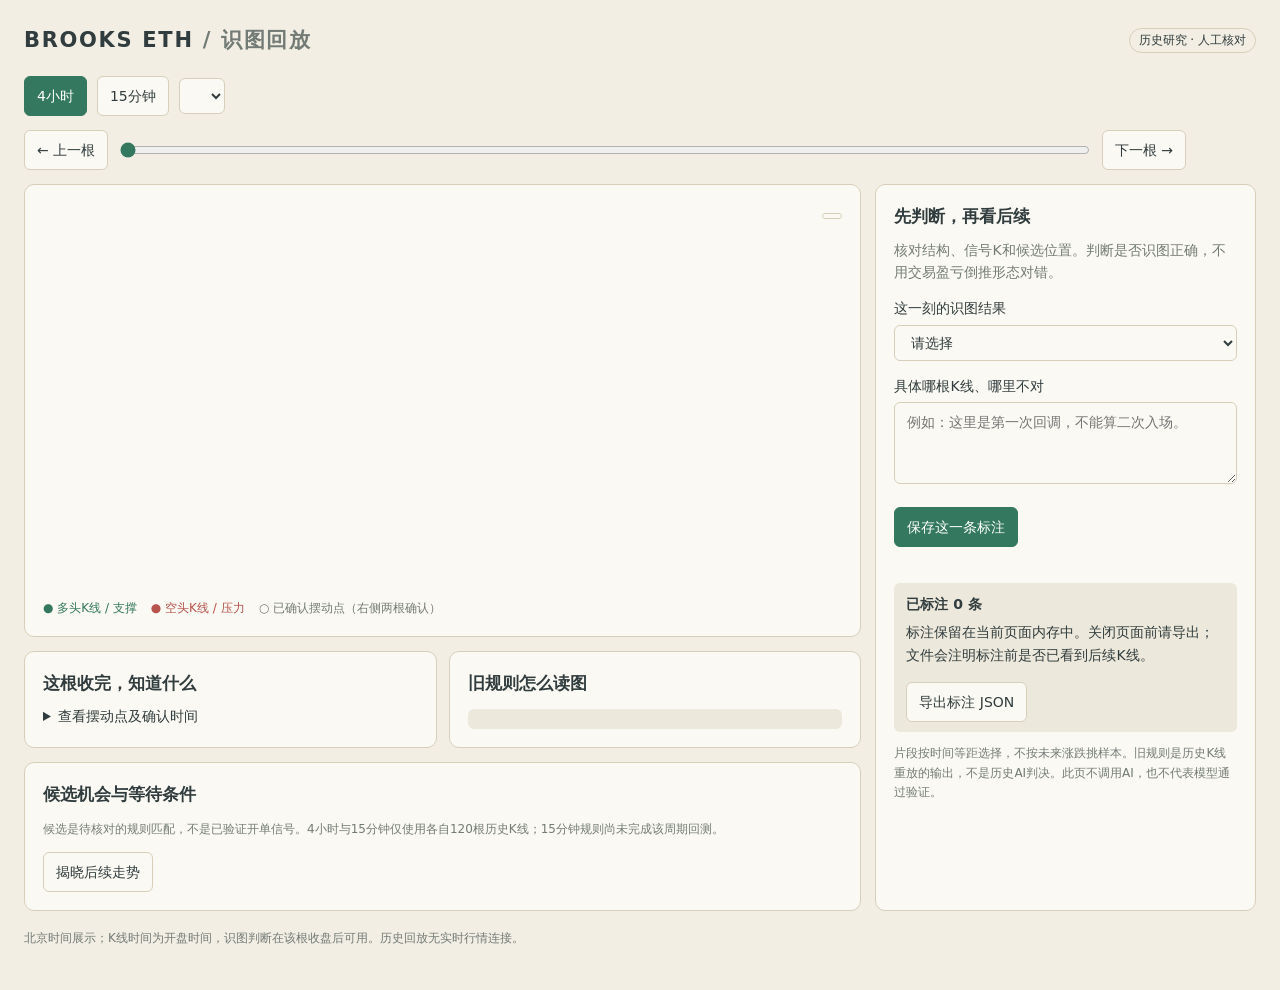
<file: web/static/replay_template.html>
<!doctype html>
<html lang="zh-CN">
<head>
<meta charset="utf-8"><meta name="viewport" content="width=device-width,initial-scale=1">
<title>BROOKS ETH · 识图回放</title>
<style>
:root{--paper:#f2eee3;--panel:#fbf9f3;--ink:#303c3d;--muted:#737b76;--line:#d7cfba;--green:#33785f;--red:#b6544d}
*{box-sizing:border-box}body{margin:0;background:var(--paper);color:var(--ink);font:14px/1.6 system-ui,sans-serif}main{max-width:1440px;margin:auto;padding:24px}header{display:flex;align-items:center;justify-content:space-between;margin-bottom:18px;gap:16px}h1{font-size:21px;letter-spacing:.08em;margin:0}h2{font-size:17px;margin:0 0 8px}p{margin:6px 0}small,.muted{color:var(--muted)}button,select,textarea{font:inherit;color:inherit;border:1px solid var(--line);border-radius:6px;background:var(--panel);padding:8px 12px}button{cursor:pointer}button:hover{border-color:var(--green)}button:disabled{opacity:.4;cursor:default}.active,.primary{background:var(--green);color:white;border-color:var(--green)}.toolbar{display:flex;gap:10px;flex-wrap:wrap;align-items:center;margin-bottom:14px}.toolbar input{flex:1;min-width:160px;accent-color:var(--green)}.panel{padding:18px;background:var(--panel);border:1px solid var(--line);border-radius:10px}.layout{display:grid;grid-template-columns:minmax(0,2.2fr) minmax(290px,1fr);gap:14px}.cards{display:grid;grid-template-columns:1fr 1fr;gap:12px;margin-top:14px}.price{font:600 26px ui-monospace,monospace}.up{color:var(--green)}.down{color:var(--red)}.chart-head{display:flex;justify-content:space-between;align-items:start;gap:12px}canvas{width:100%;height:355px;display:block;margin-top:12px}.badge{display:inline-block;border:1px solid var(--line);border-radius:16px;padding:2px 9px;font-size:12px}.evidence{padding-left:19px;margin:8px 0}.evidence li{margin:4px 0}.audit label{display:block;margin:14px 0 5px}.audit select,.audit textarea{width:100%}.audit textarea{height:82px;resize:vertical}.audit button{margin-top:10px}.note{padding:10px 12px;background:#ece8db;border-radius:6px;margin-top:12px}.answer{margin-top:14px;border-left:3px solid var(--green);padding:10px 14px;background:#eef2eb}.answer.hidden{display:none}footer{color:var(--muted);font-size:12px;margin:18px 0}.legend{display:flex;gap:14px;flex-wrap:wrap;font-size:12px;color:var(--muted)}#status{min-height:24px;color:var(--green)}#reviewState{font-size:12px}.cursor{font-variant-numeric:tabular-nums;min-width:60px}.rules{font-size:12px;color:var(--muted);margin-top:12px}#source{max-width:760px;overflow-wrap:anywhere}@media(max-width:850px){main{padding:12px}.layout{grid-template-columns:1fr}.cards{grid-template-columns:1fr}header{align-items:start;flex-direction:column}canvas{height:290px}.price{font-size:22px}}
</style>
</head>
<body><main>
<header><div><h1>BROOKS ETH <span class="muted">/ 识图回放</span></h1><small id="source"></small></div><span class="badge">历史研究 · 人工核对</span></header>
<div class="toolbar"><button id="four" class="active">4小时</button><button id="fifteen">15分钟</button><select id="clip" aria-label="选择历史片段"></select><span id="range" class="muted"></span></div>
<div class="toolbar"><button id="previous">← 上一根</button><input id="seek" type="range" min="0" value="0" aria-label="逐根回放"><button id="next">下一根 →</button><span id="cursor" class="cursor"></span></div>
<div class="layout"><section>
<article class="panel"><div class="chart-head"><div><div id="time" class="muted"></div><div id="price" class="price"></div></div><div><span id="bias" class="badge"></span><p id="mode" class="muted"></p></div></div><canvas id="chart" role="img" aria-label="截至当前回放时刻的K线及已确认摆动点"></canvas><div class="legend"><span class="up">● 多头K线 / 支撑</span><span class="down">● 空头K线 / 压力</span><span>○ 已确认摆动点（右侧两根确认）</span></div></article>
<div class="cards"><article class="panel"><h2>这根收完，知道什么</h2><p id="structure"></p><ul id="evidence" class="evidence"></ul><p id="invalidation" class="muted"></p><details><summary>查看摆动点及确认时间</summary><ul id="swings" class="evidence muted"></ul></details></article><article class="panel"><h2>旧规则怎么读图</h2><p id="legacy"></p><p id="legacySetups"></p><div id="difference" class="note"></div></article></div>
<article class="panel" style="margin-top:14px"><h2>候选机会与等待条件</h2><div id="opportunities"></div><div class="rules">候选是待核对的规则匹配，不是已验证开单信号。4小时与15分钟仅使用各自120根历史K线；15分钟规则尚未完成该周期回测。</div><button id="reveal" style="margin-top:12px">揭晓后续走势</button><div id="answer" class="answer hidden"></div></article>
</section><aside class="panel audit"><h2>先判断，再看后续</h2><p class="muted">核对结构、信号K和候选位置。判断是否识图正确，不用交易盈亏倒推形态对错。</p><label for="verdict">这一刻的识图结果</label><select id="verdict"><option value="">请选择</option><option value="agree">基本符合</option><option value="false_positive">疑似误判</option><option value="missed">疑似漏判</option><option value="uncertain">无法判断</option></select><label for="notes">具体哪根K线、哪里不对</label><textarea id="notes" placeholder="例如：这里是第一次回调，不能算二次入场。"></textarea><p id="reviewState" class="muted"></p><button id="save" class="primary">保存这一条标注</button><div id="status" role="status"></div><div class="note"><strong id="count">已标注 0 条</strong><p>标注保留在当前页面内存中。关闭页面前请导出；文件会注明标注前是否已看到后续K线。</p><button id="export">导出标注 JSON</button></div><div class="rules">片段按时间等距选择，不按未来涨跌挑样本。旧规则是历史K线重放的输出，不是历史AI判决。此页不调用AI，也不代表模型通过验证。</div></aside></div>
<footer>北京时间展示；K线时间为开盘时间，识图判断在该根收盘后可用。历史回放无实时行情连接。</footer>
</main>
<script id="replay-data" type="application/json">__REPLAY_DATA__</script>
<script>
'use strict';
const data=JSON.parse(document.getElementById('replay-data').textContent);
const $=id=>document.getElementById(id), money=n=>Number(n).toFixed(2);
const percent=n=>n===null?'不可计算':`${(Math.abs(n)*100).toFixed(0)}%`;
let timeframe='4h',clipIndex=0,cursor=0,revealed=false;
const reviews=new Map(),furthestSeen=new Map();
const stateNames={trend_up:'上升趋势',trend_down:'下降趋势',range:'震荡区间'};
const outcomeNames={target:'先到止盈',stop:'先到止损',stop_gap:'跳空止损',ambiguous_stop:'同根双触，保守按止损',timeout:'到期平仓'};
const clip=()=>data.timeframes[timeframe].clips[clipIndex];
const snapshot=()=>clip().snapshots[cursor];
const key=()=>`${timeframe}:${snapshot().time}`;
const clipKey=()=>`${timeframe}:${clipIndex}`;
const date=t=>new Date(t).toLocaleString('zh-CN',{timeZone:'Asia/Shanghai',hour12:false});
function text(id,value){$(id).textContent=value;}
function node(tag,value,cls){const e=document.createElement(tag);e.textContent=value;if(cls)e.className=cls;return e;}
function populate(){
  $('clip').replaceChildren(...data.timeframes[timeframe].clips.map((c,i)=>{const o=node('option',`片段 ${i+1} · ${c.title}`);o.value=i;return o;}));
  $('clip').value=clipIndex;
  const group=data.timeframes[timeframe];
  text('range',`${group.rows.toLocaleString()} 根历史K线 · 无振幅 ${(group.flat_bars/group.rows*100).toFixed(1)}% · 等距取样`);
  $('four').classList.toggle('active',timeframe==='4h');$('fifteen').classList.toggle('active',timeframe==='15m');
}
function render(){
  const s=snapshot(),c=clip(),d=s.structure.direction;
  furthestSeen.set(clipKey(),Math.max(furthestSeen.get(clipKey())??-1,c.offset+cursor));
  $('seek').max=c.snapshots.length-1;$('seek').value=cursor;
  $('previous').disabled=cursor===0;$('next').disabled=cursor===c.snapshots.length-1;
  text('cursor',`${cursor+1} / ${c.snapshots.length}`);text('time',`${date(s.time)} · ${timeframe==='4h'?'4小时':'15分钟'}K线`);
  text('price',`$${money(s.price)}`);text('bias',d===1?'摆动结构偏多':d===-1?'摆动结构偏空':'摆动结构无单边');
  $('bias').className=`badge ${d===1?'up':d===-1?'down':''}`;
  text('mode',revealed?'后续已揭晓':'只显示当时可见K线');text('structure',s.structure.description);
  $('evidence').replaceChildren(...[...s.bar_read,...s.breakouts,`最近5根重叠度 ${percent(s.overlap)} · 实体占比 ${percent(s.body_ratio)}`,`前20根支撑 $${money(s.support)} / 压力 $${money(s.resistance)}`,...(s.flat_bars_20?[`最近20根中有 ${s.flat_bars_20} 根无振幅K线，识图需考虑成交稀疏。`]:[])].map(v=>node('li',v)));
  text('invalidation',s.structure.broken?`旧结构已收破 $${money(s.structure.invalid)}，等待新的高低点序列确认；不直接翻向。`:s.structure.invalid!==null?`结构检验位 $${money(s.structure.invalid)}：${d===1?'跌破最近确认低点':'突破最近确认高点'}时重新检查结构；不是自动止损单。`:'等待高低点形成同向序列，或区间边缘出现确认。');
  $('swings').replaceChildren(...s.swings.map(v=>node('li',`${v.kind==='high'?'高点':'低点'} $${money(v.price)} · ${date(v.time)}；右侧确认K线 ${date(v.confirmed_at)}`)));
  text('legacy',stateNames[s.legacy.state]);text('legacySetups',s.legacy.setups.join('；')||'旧规则没有标出形态');
  const legacyDirection={trend_up:1,trend_down:-1,range:0}[s.legacy.state];
  text('difference',legacyDirection===d?'两种结构读法目前一致，仍需结合图形核对。':'两种读法出现分歧：旧规则使用趋势段等条件，这里使用已确认摆动高低点。分歧本身不能证明谁错。');
  $('opportunities').replaceChildren(...(s.candidates.length?s.candidates.map(v=>node('p',`${v.direction===1?'偏多':'偏空'} · ${v.title}（研究候选）`,v.direction===1?'up':'down')):[node('p',d===1?'多头结构仍在，等待回调后的确认K线。':d===-1?'空头结构仍在，等待反弹后的确认K线。':'当前没有规则候选，关注支撑压力附近的拒绝或突破。')]));
  const saved=reviews.get(key());$('verdict').value=saved?.verdict??'';$('notes').value=saved?.notes??'';
  text('status',saved?'本根已有标注':'');text('reviewState',furthestSeen.get(clipKey())>c.offset+cursor?'本根的部分后续K线已经看过，标注会记录这一点。':'本片段内尚未展示本根之后的K线。');
  $('answer').classList.toggle('hidden',!revealed);$('reveal').disabled=revealed;
  if(revealed)renderAnswer();draw();
}
function renderAnswer(){
  const a=clip().answers[cursor];$('answer').replaceChildren();
  if(!a.available){$('answer').append(node('p','后续数据不足'));return;}
  $('answer').append(node('strong',`${timeframe==='4h'?'12小时':'4小时'}后：${a.return_pct>=0?'+':''}${a.return_pct.toFixed(2)}%（次根开盘→到期收盘）`));
  for(const v of a.outcomes)$('answer').append(node('p',`${v.title}：${outcomeNames[v.outcome]}；模拟扣费收益 ${v.net_return_pct.toFixed(3)}%`));
  $('answer').append(node('small','模拟使用±1 ATR障碍；手续费0.10%＋滑点0.04%。双触保守止损；做空未计借币/资金费。'));
}
function draw(){
  const canvas=$('chart'),ctx=canvas.getContext('2d'),w=canvas.clientWidth,h=canvas.clientHeight,dpr=window.devicePixelRatio||1;
  canvas.width=w*dpr;canvas.height=h*dpr;ctx.scale(dpr,dpr);
  const c=clip(),s=snapshot(),last=c.offset+cursor,begin=Math.max(0,last-59),end=last+(revealed?c.answers[cursor].horizon:0);
  const bars=c.bars.slice(begin,end+1),top=Math.max(s.resistance,...bars.map(b=>b.high)),bottom=Math.min(s.support,...bars.map(b=>b.low)),pad=(top-bottom)*.08||1;
  const left=12,right=w-68,upper=18,lower=h-34,step=(right-left)/bars.length;
  const y=p=>upper+(top+pad-p)/(top-bottom+2*pad)*(lower-upper),x=i=>left+(i+.5)*step;
  ctx.clearRect(0,0,w,h);ctx.font='11px system-ui';ctx.fillStyle='#737b76';
  for(let i=0;i<=4;i++){const price=bottom+(top-bottom)*i/4,yp=y(price);ctx.strokeStyle='#e7e0d1';ctx.beginPath();ctx.moveTo(left,yp);ctx.lineTo(right,yp);ctx.stroke();ctx.fillText(money(price),right+6,yp+4);}
  if(revealed){ctx.fillStyle='#e5e8df';ctx.fillRect(x(last-begin)+step*.5,upper,right-x(last-begin)-step*.5,lower-upper);}
  for(const [price,color] of [[s.support,'#33785f'],[s.resistance,'#b6544d']]){ctx.strokeStyle=color;ctx.setLineDash([4,4]);ctx.beginPath();ctx.moveTo(left,y(price));ctx.lineTo(right,y(price));ctx.stroke();}ctx.setLineDash([]);
  bars.forEach((b,i)=>{ctx.strokeStyle=ctx.fillStyle=b.close>=b.open?'#33785f':'#b6544d';ctx.beginPath();ctx.moveTo(x(i),y(b.high));ctx.lineTo(x(i),y(b.low));ctx.stroke();ctx.fillRect(x(i)-step*.29,Math.min(y(b.open),y(b.close)),step*.58,Math.max(1,Math.abs(y(b.open)-y(b.close))));});
  for(const swing of s.swings){const i=bars.findIndex(b=>b.time===swing.time);if(i<0)continue;ctx.strokeStyle=swing.kind==='high'?'#b6544d':'#33785f';ctx.beginPath();ctx.arc(x(i),y(swing.price)+(swing.kind==='high'?-7:7),3,0,Math.PI*2);ctx.stroke();}
  ctx.strokeStyle='#8b826c';ctx.setLineDash([2,3]);ctx.beginPath();ctx.moveTo(x(last-begin),upper);ctx.lineTo(x(last-begin),lower);ctx.stroke();ctx.setLineDash([]);ctx.fillStyle='#737b76';ctx.fillText('当前收线',Math.min(right-56,x(last-begin)-22),h-10);
  ctx.fillText(date(bars[0].time).slice(0,16),left,h-10);
}
function move(value){cursor=Number(value);revealed=false;render();}
$('four').onclick=()=>{timeframe='4h';clipIndex=0;cursor=0;revealed=false;populate();render();};
$('fifteen').onclick=()=>{timeframe='15m';clipIndex=0;cursor=0;revealed=false;populate();render();};
$('clip').onchange=()=>{clipIndex=Number($('clip').value);cursor=0;revealed=false;populate();render();};
$('previous').onclick=()=>move(Math.max(0,cursor-1));$('next').onclick=()=>move(Math.min(clip().snapshots.length-1,cursor+1));$('seek').oninput=()=>move($('seek').value);
$('reveal').onclick=()=>{revealed=true;furthestSeen.set(clipKey(),Math.max(furthestSeen.get(clipKey())??0,clip().offset+cursor+clip().answers[cursor].horizon));render();};
$('save').onclick=()=>{if(!$('verdict').value){text('status','先选择识图结果');return;}reviews.set(key(),{timeframe,time:snapshot().time,verdict:$('verdict').value,notes:$('notes').value,seen_future_before_review:furthestSeen.get(clipKey())>clip().offset+cursor,snapshot:snapshot()});text('count',`已标注 ${reviews.size} 条`);text('status','已保存在当前页面，请导出留存');};
$('export').onclick=()=>{const payload={version:data.version,source:data.source,symbol:data.symbol,source_sha256:data.source_sha256,reviews:[...reviews.values()]};const url=URL.createObjectURL(new Blob([JSON.stringify(payload,null,2)],{type:'application/json'}));const a=document.createElement('a');a.href=url;a.download='brooks-price-action-reviews.json';a.click();setTimeout(()=>URL.revokeObjectURL(url),1000);};
window.addEventListener('resize',draw);text('source',`${data.source} · ${data.symbol} · 4小时由同一份15分钟数据完整聚合`);populate();render();
</script>
</body></html>
</file>
